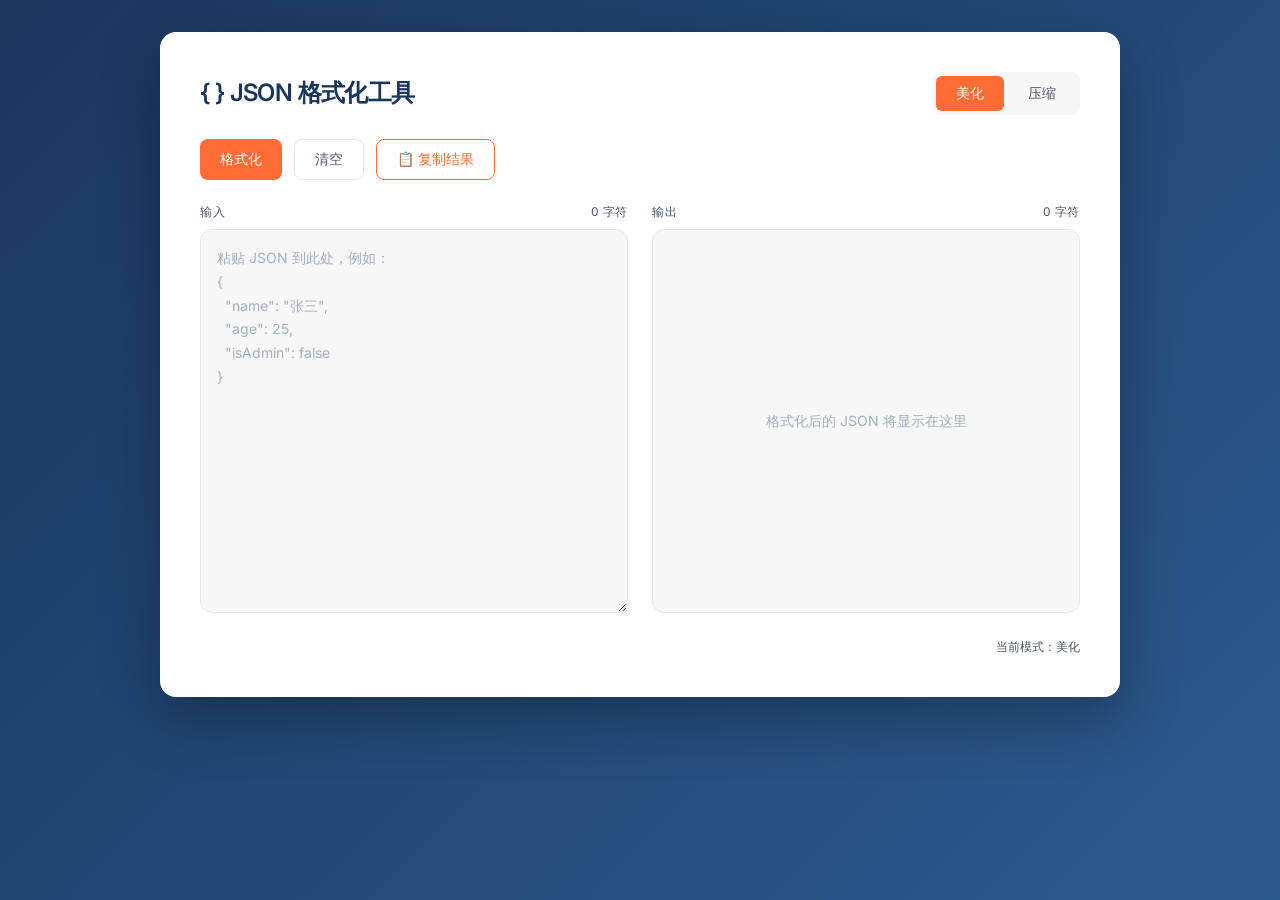
<file: tool/json-formatter/index.html>
<!DOCTYPE html>
<html lang="zh-CN">
<head>
    <meta charset="UTF-8">
    <meta name="viewport" content="width=device-width, initial-scale=1.0">
    <title>JSON 格式化工具</title>
    <link rel="preconnect" href="https://fonts.googleapis.com">
    <link rel="preconnect" href="https://fonts.gstatic.com" crossorigin>
    <link href="https://fonts.googleapis.com/css2?family=Inter:wght@400;500;600;700&family=Fira+Code:wght@400;500&display=swap" rel="stylesheet">
    <style>
        * {
            margin: 0;
            padding: 0;
            box-sizing: border-box;
        }

        :root {
            --claw-orange: #FF6B35;
            --claw-orange-dark: #E55A2B;
            --claw-orange-light: #FFF0EB;
            --deep-blue: #1A365D;
            --warm-white: #FFFFFF;
            --terracotta: #D64045;
            --soft-gray: #F7F7F7;
            --medium-gray: #E2E8F0;
            --dark-gray: #4A5568;
            --success: #38A169;
            --error: #E53E3E;
            --error-bg: #FFF5F5;
            --info: #3182CE;
            --json-key: #0550AE;
            --json-string: #0A3069;
            --json-number: #CF222E;
            --json-boolean: #8250DF;
            --json-null: #6E7781;
            --json-bracket: #1A365D;
        }

        body {
            font-family: 'Inter', -apple-system, BlinkMacSystemFont, 'Segoe UI', Roboto, 'Helvetica Neue', Arial, sans-serif;
            background: linear-gradient(135deg, #1A365D 0%, #2D5A8E 100%);
            min-height: 100vh;
            display: flex;
            justify-content: center;
            align-items: flex-start;
            padding: 32px 20px;
        }

        .container {
            background: var(--warm-white);
            border-radius: 16px;
            box-shadow: 0 20px 60px rgba(0, 0, 0, 0.3);
            padding: 40px;
            max-width: 960px;
            width: 100%;
            display: flex;
            flex-direction: column;
            gap: 24px;
        }

        .header {
            display: flex;
            justify-content: space-between;
            align-items: center;
            flex-wrap: wrap;
            gap: 16px;
        }

        .header h1 {
            font-size: 24px;
            font-weight: 600;
            color: var(--deep-blue);
            letter-spacing: -0.025em;
            line-height: 1.2;
        }

        .mode-toggle {
            display: flex;
            background: var(--soft-gray);
            border-radius: 8px;
            padding: 4px;
            gap: 4px;
        }

        .mode-btn {
            padding: 8px 20px;
            border: none;
            border-radius: 6px;
            font-size: 14px;
            font-weight: 500;
            font-family: 'Inter', sans-serif;
            cursor: pointer;
            transition: all 0.2s;
            background: transparent;
            color: var(--dark-gray);
        }

        .mode-btn.active {
            background: var(--claw-orange);
            color: var(--warm-white);
        }

        .mode-btn:hover:not(.active) {
            background: var(--medium-gray);
        }

        .toolbar {
            display: flex;
            gap: 12px;
            flex-wrap: wrap;
        }

        .btn {
            display: inline-flex;
            align-items: center;
            gap: 6px;
            padding: 10px 20px;
            border: none;
            border-radius: 8px;
            font-size: 14px;
            font-weight: 500;
            font-family: 'Inter', sans-serif;
            cursor: pointer;
            transition: all 0.2s;
        }

        .btn-primary {
            background: var(--claw-orange);
            color: var(--warm-white);
        }

        .btn-primary:hover {
            background: var(--claw-orange-dark);
            transform: translateY(-1px);
            box-shadow: 0 4px 12px rgba(255, 107, 53, 0.3);
        }

        .btn-secondary {
            background: var(--warm-white);
            color: var(--claw-orange);
            border: 1.5px solid var(--claw-orange);
        }

        .btn-secondary:hover {
            background: var(--claw-orange-light);
        }

        .btn-outline {
            background: transparent;
            color: var(--dark-gray);
            border: 1.5px solid var(--medium-gray);
        }

        .btn-outline:hover {
            background: var(--soft-gray);
            border-color: var(--dark-gray);
        }

        .btn-success {
            background: var(--success);
            color: var(--warm-white);
        }

        .btn-success:hover {
            background: #2F8A4E;
            transform: translateY(-1px);
            box-shadow: 0 4px 12px rgba(56, 161, 105, 0.3);
        }

        .btn:active {
            transform: translateY(0);
        }

        .btn.copied {
            background: var(--success);
            color: var(--warm-white);
            border-color: var(--success);
        }

        .panels {
            display: grid;
            grid-template-columns: 1fr 1fr;
            gap: 24px;
            min-height: 400px;
        }

        .panel {
            display: flex;
            flex-direction: column;
            gap: 8px;
        }

        .panel-label {
            font-size: 12px;
            font-weight: 500;
            color: var(--dark-gray);
            text-transform: uppercase;
            letter-spacing: 0.05em;
            display: flex;
            justify-content: space-between;
            align-items: center;
        }

        .panel-label .char-count {
            font-weight: 400;
            text-transform: none;
        }

        .textarea-wrapper {
            flex: 1;
            position: relative;
        }

        textarea {
            width: 100%;
            height: 100%;
            min-height: 380px;
            padding: 16px;
            border: 1.5px solid var(--medium-gray);
            border-radius: 12px;
            font-family: 'Fira Code', 'Cascadia Code', 'JetBrains Mono', 'Consolas', monospace;
            font-size: 13px;
            line-height: 1.7;
            resize: vertical;
            transition: border-color 0.2s, box-shadow 0.2s;
            background: var(--soft-gray);
            color: var(--deep-blue);
            tab-size: 2;
        }

        textarea:focus {
            outline: none;
            border-color: var(--claw-orange);
            box-shadow: 0 0 0 3px rgba(255, 107, 53, 0.15);
            background: var(--warm-white);
        }

        textarea::placeholder {
            color: #A0AEC0;
            font-family: 'Inter', sans-serif;
            font-size: 14px;
        }

        .output-container {
            flex: 1;
            position: relative;
            min-height: 380px;
            border: 1.5px solid var(--medium-gray);
            border-radius: 12px;
            background: var(--soft-gray);
            overflow: auto;
        }

        .output-container.has-content {
            background: var(--warm-white);
        }

        .output-placeholder {
            position: absolute;
            inset: 0;
            display: flex;
            align-items: center;
            justify-content: center;
            color: #A0AEC0;
            font-size: 14px;
            font-family: 'Inter', sans-serif;
            pointer-events: none;
        }

        .output-container.has-content .output-placeholder {
            display: none;
        }

        pre#output {
            margin: 0;
            padding: 16px;
            font-family: 'Fira Code', 'Cascadia Code', 'JetBrains Mono', 'Consolas', monospace;
            font-size: 13px;
            line-height: 1.7;
            color: var(--deep-blue);
            white-space: pre;
            tab-size: 2;
            min-height: 100%;
        }

        .json-key {
            color: var(--json-key);
            font-weight: 500;
        }

        .json-string {
            color: var(--json-string);
        }

        .json-number {
            color: var(--json-number);
        }

        .json-boolean {
            color: var(--json-boolean);
        }

        .json-null {
            color: var(--json-null);
            font-style: italic;
        }

        .json-bracket {
            color: var(--json-bracket);
        }

        .json-colon {
            color: var(--json-bracket);
        }

        .error-box {
            background: var(--error-bg);
            border: 1px solid var(--error);
            border-left: 4px solid var(--error);
            padding: 12px 16px;
            border-radius: 8px;
            display: none;
            align-items: flex-start;
            gap: 10px;
            font-size: 14px;
            color: var(--error);
        }

        .error-box.show {
            display: flex;
        }

        .error-box .error-icon {
            font-size: 18px;
            flex-shrink: 0;
            line-height: 1.4;
        }

        .error-box .error-content {
            line-height: 1.5;
        }

        .error-box .error-position {
            font-weight: 600;
            display: block;
            margin-bottom: 2px;
        }

        .status-bar {
            display: flex;
            justify-content: space-between;
            align-items: center;
            font-size: 12px;
            color: var(--dark-gray);
            min-height: 20px;
        }

        .status-success {
            color: var(--success);
            font-weight: 500;
        }

        @media (max-width: 768px) {
            .panels {
                grid-template-columns: 1fr;
            }

            .container {
                padding: 24px;
            }

            .header {
                flex-direction: column;
                align-items: flex-start;
            }

            textarea,
            .output-container {
                min-height: 280px;
            }
        }
    </style>
</head>
<body>
    <div class="container">
        <div class="header">
            <h1>{ } JSON 格式化工具</h1>
            <div class="mode-toggle">
                <button class="mode-btn active" data-mode="beautify" onclick="setMode('beautify')">美化</button>
                <button class="mode-btn" data-mode="compress" onclick="setMode('compress')">压缩</button>
            </div>
        </div>

        <div class="toolbar">
            <button class="btn btn-primary" onclick="formatJSON()">格式化</button>
            <button class="btn btn-outline" onclick="clearAll()">清空</button>
            <button class="btn btn-secondary" onclick="copyResult()" id="copyBtn">📋 复制结果</button>
        </div>

        <div class="error-box" id="errorBox">
            <span class="error-icon">⚠️</span>
            <div class="error-content">
                <span class="error-position" id="errorPosition"></span>
                <span id="errorMessage"></span>
            </div>
        </div>

        <div class="panels">
            <div class="panel">
                <div class="panel-label">
                    <span>输入</span>
                    <span class="char-count" id="inputCount">0 字符</span>
                </div>
                <div class="textarea-wrapper">
                    <textarea id="input"
                        placeholder='粘贴 JSON 到此处，例如：
{
  "name": "张三",
  "age": 25,
  "isAdmin": false
}'
                        oninput="onInputChange()"></textarea>
                </div>
            </div>
            <div class="panel">
                <div class="panel-label">
                    <span>输出</span>
                    <span class="char-count" id="outputCount">0 字符</span>
                </div>
                <div class="output-container" id="outputContainer">
                    <div class="output-placeholder">格式化后的 JSON 将显示在这里</div>
                    <pre id="output"></pre>
                </div>
            </div>
        </div>

        <div class="status-bar">
            <span id="statusText"></span>
            <span id="modeLabel">当前模式：美化</span>
        </div>
    </div>

    <script>
        var currentMode = 'beautify';

        function setMode(mode) {
            currentMode = mode;
            document.querySelectorAll('.mode-btn').forEach(function(btn) {
                btn.classList.toggle('active', btn.dataset.mode === mode);
            });
            document.getElementById('modeLabel').textContent =
                '当前模式：' + (mode === 'beautify' ? '美化' : '压缩');
            formatJSON();
        }

        function onInputChange() {
            var input = document.getElementById('input');
            document.getElementById('inputCount').textContent = input.value.length + ' 字符';
        }

        function formatJSON() {
            var input = document.getElementById('input').value.trim();
            var output = document.getElementById('output');
            var outputContainer = document.getElementById('outputContainer');
            var errorBox = document.getElementById('errorBox');
            var errorPosition = document.getElementById('errorPosition');
            var errorMessage = document.getElementById('errorMessage');
            var statusText = document.getElementById('statusText');
            var outputCount = document.getElementById('outputCount');
            var inputCount = document.getElementById('inputCount');

            inputCount.textContent = input.length + ' 字符';

            var hideError = function() {
                errorBox.classList.remove('show');
                statusText.textContent = '';
                statusText.classList.remove('status-success');
            };

            if (!input) {
                output.textContent = '';
                outputContainer.classList.remove('has-content');
                outputCount.textContent = '0 字符';
                hideError();
                return;
            }

            var parsed;
            try {
                parsed = JSON.parse(input);
            } catch (e) {
                showParseError(e, input);
                output.textContent = '';
                outputContainer.classList.remove('has-content');
                outputCount.textContent = '0 字符';
                statusText.textContent = 'JSON 解析失败';
                statusText.classList.remove('status-success');
                return;
            }

            hideError();

            var formatted;
            try {
                formatted = currentMode === 'beautify'
                    ? JSON.stringify(parsed, null, 2)
                    : JSON.stringify(parsed);
            } catch (e) {
                formatted = currentMode === 'beautify'
                    ? JSON.stringify(parsed, null, 2)
                    : JSON.stringify(parsed);
            }

            output.innerHTML = highlightJSON(formatted);
            outputContainer.classList.add('has-content');
            outputCount.textContent = formatted.length + ' 字符';
            statusText.textContent = '✓ JSON 有效';
            statusText.classList.add('status-success');
        }

        function showParseError(e, input) {
            var errorBox = document.getElementById('errorBox');
            var errorPosition = document.getElementById('errorPosition');
            var errorMessage = document.getElementById('errorMessage');

            errorBox.classList.add('show');

            var msg = e.message;
            var posMatch = msg.match(/position\s+(\d+)/i);
            var lineMatch = msg.match(/line\s+(\d+)/i);
            var colMatch = msg.match(/column\s+(\d+)/i);

            if (posMatch) {
                var pos = parseInt(posMatch[1], 10);
                var line = findLineColumn(input, pos);
                errorPosition.textContent = '位置：第 ' + line.line + ' 行，第 ' + line.col + ' 列';
            } else if (lineMatch && colMatch) {
                errorPosition.textContent = '位置：第 ' + lineMatch[1] + ' 行，第 ' + colMatch[1] + ' 列';
            } else {
                var cleanedMsg = msg.replace(/in JSON at position \d+/i, '').trim();
                errorPosition.textContent = cleanedMsg || 'JSON 格式错误';
            }

            var friendlyMsg = getFriendlyErrorMessage(e.message);
            errorMessage.textContent = friendlyMsg;
        }

        function findLineColumn(text, position) {
            var line = 1;
            var col = 1;
            for (var i = 0; i < Math.min(position, text.length); i++) {
                if (text[i] === '\n') {
                    line++;
                    col = 1;
                } else {
                    col++;
                }
            }
            return { line: line, col: col };
        }

        function getFriendlyErrorMessage(msg) {
            var lower = msg.toLowerCase();
            if (lower.indexOf('unexpected token') !== -1 || lower.indexOf('unexpected end') !== -1) {
                var tokenMatch = msg.match(/Unexpected token [''](.+?)['']/i);
                if (tokenMatch) {
                    var token = tokenMatch[1];
                    if (token === '' || lower.indexOf('end of json') !== -1) {
                        return 'JSON 内容不完整，缺少闭合的括号或引号';
                    }
                    return '意外的字符 \'' + token + '\'，请检查 JSON 格式';
                }
                return '发现意外字符，请检查 JSON 格式是否正确';
            }
            if (lower.indexOf('unterminated string') !== -1) {
                return '字符串引号未闭合';
            }
            if (lower.indexOf('expected') !== -1) {
                return msg.replace(/in JSON at position \d+/i, '').trim();
            }
            return msg.replace(/in JSON at position \d+/i, '').trim();
        }

        function highlightJSON(jsonStr) {
            var html = '';
            var i = 0;
            var len = jsonStr.length;

            while (i < len) {
                var ch = jsonStr[i];

                if (ch === '"') {
                    var j = i + 1;
                    while (j < len) {
                        if (jsonStr[j] === '\\') { j += 2; continue; }
                        if (jsonStr[j] === '"') break;
                        j++;
                    }
                    var fullStr = jsonStr.substring(i, j + 1);
                    var isKey = isJSONKey(jsonStr, j + 1);
                    if (isKey) {
                        html += '<span class="json-key">' + escapeHTML(fullStr) + '</span>';
                    } else {
                        html += '<span class="json-string">' + escapeHTML(fullStr) + '</span>';
                    }
                    i = j + 1;
                    continue;
                }

                if (ch === '{' || ch === '}' || ch === '[' || ch === ']') {
                    html += '<span class="json-bracket">' + ch + '</span>';
                    i++;
                    continue;
                }

                if (ch === ':') {
                    html += '<span class="json-colon">:</span>';
                    i++;
                    if (i < len && jsonStr[i] === ' ') { html += ' '; i++; }
                    continue;
                }

                if ((ch >= '0' && ch <= '9') || ch === '-') {
                    var j = i;
                    while (j < len && /[0-9eE+\-.]/.test(jsonStr[j])) j++;
                    html += '<span class="json-number">' + escapeHTML(jsonStr.substring(i, j)) + '</span>';
                    i = j;
                    continue;
                }

                if (jsonStr.substring(i, i + 4) === 'true') {
                    html += '<span class="json-boolean">true</span>';
                    i += 4;
                    continue;
                }
                if (jsonStr.substring(i, i + 5) === 'false') {
                    html += '<span class="json-boolean">false</span>';
                    i += 5;
                    continue;
                }
                if (jsonStr.substring(i, i + 4) === 'null') {
                    html += '<span class="json-null">null</span>';
                    i += 4;
                    continue;
                }

                html += ch;
                i++;
            }

            return html;
        }

        function isJSONKey(str, startPos) {
            var i = startPos;
            var len = str.length;
            while (i < len && (str[i] === ' ' || str[i] === '\n' || str[i] === '\r' || str[i] === '\t')) {
                i++;
            }
            return i < len && str[i] === ':';
        }

        function escapeHTML(str) {
            var div = document.createElement('div');
            div.appendChild(document.createTextNode(str));
            return div.innerHTML;
        }

        function clearAll() {
            document.getElementById('input').value = '';
            document.getElementById('output').textContent = '';
            document.getElementById('outputContainer').classList.remove('has-content');
            document.getElementById('errorBox').classList.remove('show');
            document.getElementById('statusText').textContent = '';
            document.getElementById('statusText').classList.remove('status-success');
            document.getElementById('inputCount').textContent = '0 字符';
            document.getElementById('outputCount').textContent = '0 字符';
            document.getElementById('input').focus();
        }

        function copyResult() {
            var output = document.getElementById('output');
            var text = output.textContent || '';
            if (!text) return;

            var copyBtn = document.getElementById('copyBtn');

            if (navigator.clipboard && navigator.clipboard.writeText) {
                navigator.clipboard.writeText(text).then(function() {
                    showCopiedFeedback(copyBtn);
                }).catch(function() {
                    fallbackCopy(text, copyBtn);
                });
            } else {
                fallbackCopy(text, copyBtn);
            }
        }

        function fallbackCopy(text, copyBtn) {
            var textarea = document.createElement('textarea');
            textarea.value = text;
            textarea.style.position = 'fixed';
            textarea.style.left = '-9999px';
            textarea.style.top = '-9999px';
            document.body.appendChild(textarea);
            textarea.focus();
            textarea.select();
            try {
                document.execCommand('copy');
                showCopiedFeedback(copyBtn);
            } catch (e) {
                copyBtn.textContent = '❌ 复制失败';
                setTimeout(function() {
                    copyBtn.textContent = '📋 复制结果';
                }, 2000);
            }
            document.body.removeChild(textarea);
        }

        function showCopiedFeedback(btn) {
            var originalText = btn.textContent;
            btn.textContent = '✅ 已复制';
            btn.classList.add('copied');
            setTimeout(function() {
                btn.textContent = originalText;
                btn.classList.remove('copied');
            }, 2000);
        }

        document.addEventListener('keydown', function(e) {
            if ((e.ctrlKey || e.metaKey) && e.key === 'Enter') {
                e.preventDefault();
                formatJSON();
            }
        });
    </script>
</body>
</html>
</file>
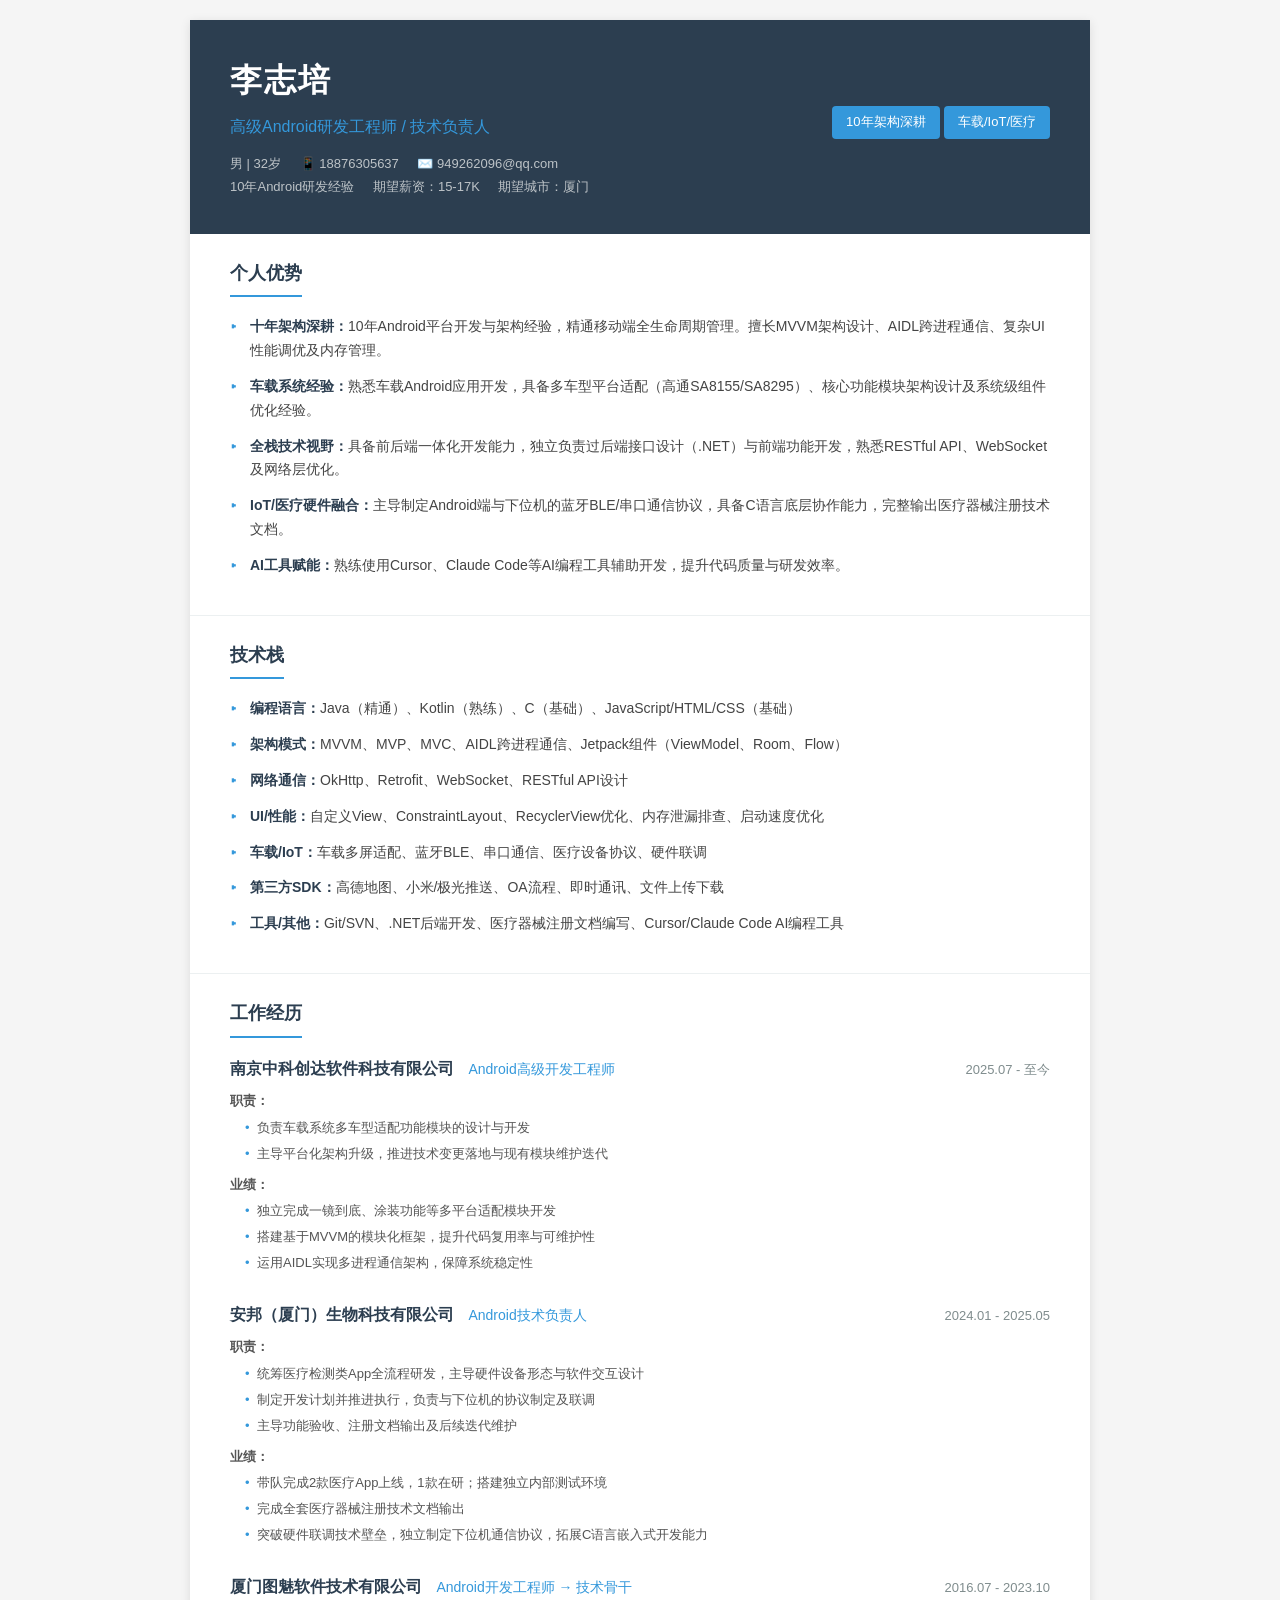
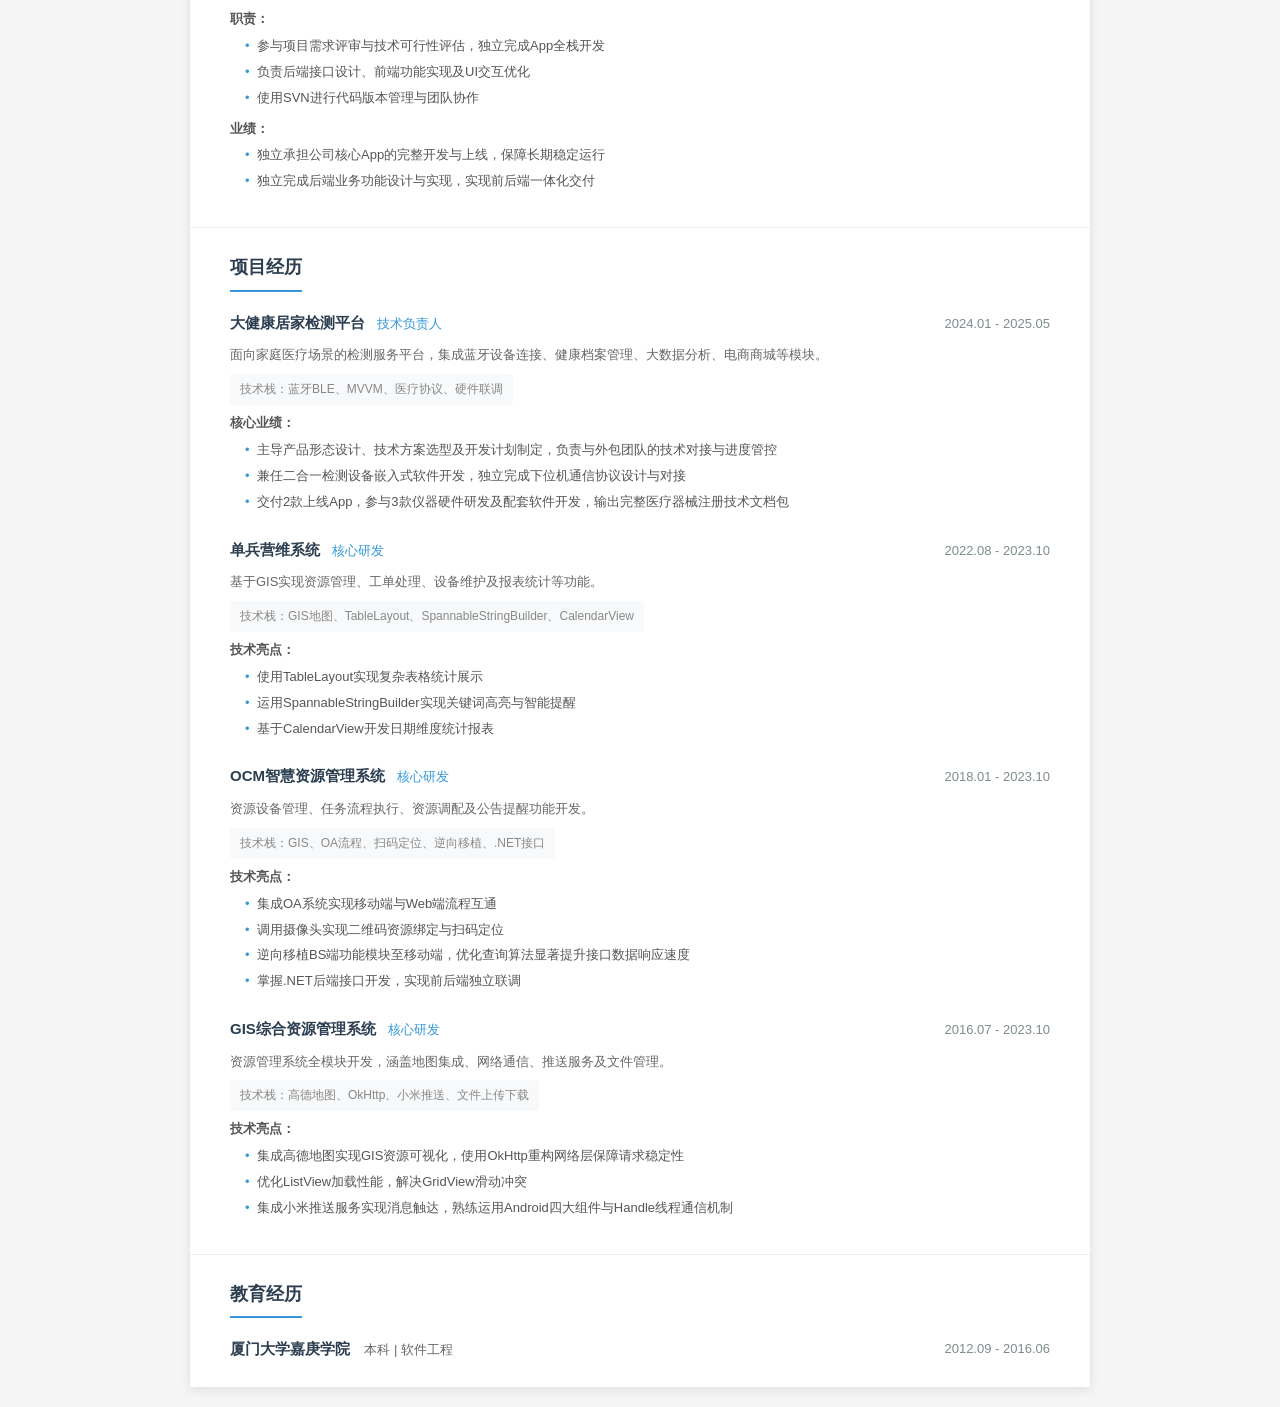
<file: recovery/jianli.html>
<!DOCTYPE html>
<html lang="zh-CN">
<head>
    <meta charset="UTF-8">
    <meta name="viewport" content="width=device-width, initial-scale=1.0">
    <title>李志培 - 高级Android研发工程师简历</title>
    <style>
        * {
            margin: 0;
            padding: 0;
            box-sizing: border-box;
        }

        body {
            font-family: 'Segoe UI', 'PingFang SC', 'Microsoft YaHei', sans-serif;
            background: #f5f5f5;
            color: #333;
            line-height: 1.6;
        }

        .resume-container {
            max-width: 900px;
            margin: 20px auto;
            background: #fff;
            box-shadow: 0 2px 10px rgba(0,0,0,0.1);
        }

        /* Header */
        .header {
            background: #2c3e50;
            color: #fff;
            padding: 35px 40px;
            display: flex;
            justify-content: space-between;
            align-items: center;
        }

        .header-left h1 {
            font-size: 32px;
            font-weight: 600;
            margin-bottom: 8px;
            letter-spacing: 2px;
        }

        .header-left .title {
            font-size: 16px;
            color: #3498db;
            font-weight: 500;
            margin-bottom: 12px;
        }

        .header-info {
            font-size: 13px;
            color: #bdc3c7;
            line-height: 1.8;
        }

        .header-info span {
            margin-right: 15px;
        }

        .header-right {
            text-align: right;
        }

        .header-right .highlight {
            background: #3498db;
            padding: 6px 14px;
            border-radius: 4px;
            font-size: 13px;
            font-weight: 500;
            display: inline-block;
            margin-bottom: 8px;
        }

        /* Sections */
        .section {
            padding: 25px 40px;
            border-bottom: 1px solid #ecf0f1;
        }

        .section:last-child {
            border-bottom: none;
        }

        .section-title {
            font-size: 18px;
            color: #2c3e50;
            font-weight: 600;
            margin-bottom: 18px;
            padding-bottom: 8px;
            border-bottom: 2px solid #3498db;
            display: inline-block;
        }

        /* Personal Advantages */
        .advantage-list {
            list-style: none;
        }

        .advantage-list li {
            position: relative;
            padding-left: 20px;
            margin-bottom: 12px;
            font-size: 14px;
            color: #444;
            line-height: 1.7;
        }

        .advantage-list li::before {
            content: '▸';
            position: absolute;
            left: 0;
            color: #3498db;
            font-weight: bold;
        }

        .advantage-list li strong {
            color: #2c3e50;
        }

        /* Tech Stack */
        .tech-list {
            list-style: none;
        }

        .tech-list li {
            position: relative;
            padding-left: 20px;
            margin-bottom: 12px;
            font-size: 14px;
            color: #444;
            line-height: 1.7;
        }

        .tech-list li::before {
            content: '▸';
            position: absolute;
            left: 0;
            color: #3498db;
            font-weight: bold;
        }

        .tech-list li strong {
            color: #2c3e50;
        }

        /* Work Experience */
        .job {
            margin-bottom: 28px;
        }

        .job:last-child {
            margin-bottom: 0;
        }

        .job-header {
            display: flex;
            justify-content: space-between;
            align-items: baseline;
            margin-bottom: 10px;
        }

        .job-company {
            font-size: 16px;
            font-weight: 600;
            color: #2c3e50;
        }

        .job-title {
            font-size: 14px;
            color: #3498db;
            margin-left: 10px;
        }

        .job-date {
            font-size: 13px;
            color: #7f8c8d;
        }

        .job-section {
            margin-bottom: 10px;
        }

        .job-section-title {
            font-size: 13px;
            font-weight: 600;
            color: #555;
            margin-bottom: 6px;
        }

        .job-list {
            list-style: none;
            padding-left: 15px;
        }

        .job-list li {
            font-size: 13px;
            color: #555;
            margin-bottom: 5px;
            position: relative;
            padding-left: 12px;
            line-height: 1.6;
        }

        .job-list li::before {
            content: '•';
            position: absolute;
            left: 0;
            color: #3498db;
        }

        /* Projects */
        .project {
            margin-bottom: 24px;
        }

        .project:last-child {
            margin-bottom: 0;
        }

        .project-header {
            display: flex;
            justify-content: space-between;
            align-items: baseline;
            margin-bottom: 10px;
        }

        .project-name {
            font-size: 15px;
            font-weight: 600;
            color: #2c3e50;
        }

        .project-role {
            font-size: 13px;
            color: #3498db;
            margin-left: 8px;
        }

        .project-date {
            font-size: 13px;
            color: #7f8c8d;
        }

        .project-desc {
            font-size: 13px;
            color: #666;
            margin-bottom: 8px;
            line-height: 1.6;
        }

        .project-tech {
            font-size: 12px;
            color: #888;
            background: #f8f9fa;
            padding: 6px 10px;
            border-radius: 3px;
            margin-bottom: 8px;
            display: inline-block;
        }

        /* Education */
        .edu-item {
            display: flex;
            justify-content: space-between;
            align-items: center;
        }

        .edu-school {
            font-size: 15px;
            font-weight: 600;
            color: #2c3e50;
        }

        .edu-detail {
            font-size: 13px;
            color: #666;
            margin-left: 10px;
        }

        .edu-date {
            font-size: 13px;
            color: #7f8c8d;
        }

        /* Print styles */
        @media print {
            body {
                background: #fff;
            }
            .resume-container {
                box-shadow: none;
                margin: 0;
            }
        }
    </style>
<base target="_blank">
</head>
<body>
    <div class="resume-container">
        <!-- Header -->
        <div class="header">
            <div class="header-left">
                <h1>李志培</h1>
                <div class="title">高级Android研发工程师 / 技术负责人</div>
                <div class="header-info">
                    <span>男 | 32岁</span>
                    <span>📱 18876305637</span>
                    <span>✉️ 949262096@qq.com</span><br>
                    <span>10年Android研发经验</span>
                    <span>期望薪资：15-17K</span>
                    <span>期望城市：厦门</span>
                </div>
            </div>
            <div class="header-right">
                <div class="highlight">10年架构深耕</div>
                <div class="highlight">车载/IoT/医疗</div>
            </div>
        </div>

        <!-- Personal Advantages -->
        <div class="section">
            <div class="section-title">个人优势</div>
            <ul class="advantage-list">
                <li><strong>十年架构深耕：</strong>10年Android平台开发与架构经验，精通移动端全生命周期管理。擅长MVVM架构设计、AIDL跨进程通信、复杂UI性能调优及内存管理。</li>
                <li><strong>车载系统经验：</strong>熟悉车载Android应用开发，具备多车型平台适配（高通SA8155/SA8295）、核心功能模块架构设计及系统级组件优化经验。</li>
                <li><strong>全栈技术视野：</strong>具备前后端一体化开发能力，独立负责过后端接口设计（.NET）与前端功能开发，熟悉RESTful API、WebSocket及网络层优化。</li>
                <li><strong>IoT/医疗硬件融合：</strong>主导制定Android端与下位机的蓝牙BLE/串口通信协议，具备C语言底层协作能力，完整输出医疗器械注册技术文档。</li>
                <li><strong>AI工具赋能：</strong>熟练使用Cursor、Claude Code等AI编程工具辅助开发，提升代码质量与研发效率。</li>
            </ul>
        </div>

        <!-- Tech Stack -->
        <div class="section">
            <div class="section-title">技术栈</div>
            <ul class="tech-list">
                <li><strong>编程语言：</strong>Java（精通）、Kotlin（熟练）、C（基础）、JavaScript/HTML/CSS（基础）</li>
                <li><strong>架构模式：</strong>MVVM、MVP、MVC、AIDL跨进程通信、Jetpack组件（ViewModel、Room、Flow）</li>
                <li><strong>网络通信：</strong>OkHttp、Retrofit、WebSocket、RESTful API设计</li>
                <li><strong>UI/性能：</strong>自定义View、ConstraintLayout、RecyclerView优化、内存泄漏排查、启动速度优化</li>
                <li><strong>车载/IoT：</strong>车载多屏适配、蓝牙BLE、串口通信、医疗设备协议、硬件联调</li>
                <li><strong>第三方SDK：</strong>高德地图、小米/极光推送、OA流程、即时通讯、文件上传下载</li>
                <li><strong>工具/其他：</strong>Git/SVN、.NET后端开发、医疗器械注册文档编写、Cursor/Claude Code AI编程工具</li>
            </ul>
        </div>

        <!-- Work Experience -->
        <div class="section">
            <div class="section-title">工作经历</div>

            <div class="job">
                <div class="job-header">
                    <div>
                        <span class="job-company">南京中科创达软件科技有限公司</span>
                        <span class="job-title">Android高级开发工程师</span>
                    </div>
                    <span class="job-date">2025.07 - 至今</span>
                </div>
                <div class="job-section">
                    <div class="job-section-title">职责：</div>
                    <ul class="job-list">
                        <li>负责车载系统多车型适配功能模块的设计与开发</li>
                        <li>主导平台化架构升级，推进技术变更落地与现有模块维护迭代</li>
                    </ul>
                </div>
                <div class="job-section">
                    <div class="job-section-title">业绩：</div>
                    <ul class="job-list">
                        <li>独立完成一镜到底、涂装功能等多平台适配模块开发</li>
                        <li>搭建基于MVVM的模块化框架，提升代码复用率与可维护性</li>
                        <li>运用AIDL实现多进程通信架构，保障系统稳定性</li>
                    </ul>
                </div>
            </div>

            <div class="job">
                <div class="job-header">
                    <div>
                        <span class="job-company">安邦（厦门）生物科技有限公司</span>
                        <span class="job-title">Android技术负责人</span>
                    </div>
                    <span class="job-date">2024.01 - 2025.05</span>
                </div>
                <div class="job-section">
                    <div class="job-section-title">职责：</div>
                    <ul class="job-list">
                        <li>统筹医疗检测类App全流程研发，主导硬件设备形态与软件交互设计</li>
                        <li>制定开发计划并推进执行，负责与下位机的协议制定及联调</li>
                        <li>主导功能验收、注册文档输出及后续迭代维护</li>
                    </ul>
                </div>
                <div class="job-section">
                    <div class="job-section-title">业绩：</div>
                    <ul class="job-list">
                        <li>带队完成2款医疗App上线，1款在研；搭建独立内部测试环境</li>
                        <li>完成全套医疗器械注册技术文档输出</li>
                        <li>突破硬件联调技术壁垒，独立制定下位机通信协议，拓展C语言嵌入式开发能力</li>
                    </ul>
                </div>
            </div>

            <div class="job">
                <div class="job-header">
                    <div>
                        <span class="job-company">厦门图魅软件技术有限公司</span>
                        <span class="job-title">Android开发工程师 → 技术骨干</span>
                    </div>
                    <span class="job-date">2016.07 - 2023.10</span>
                </div>
                <div class="job-section">
                    <div class="job-section-title">职责：</div>
                    <ul class="job-list">
                        <li>参与项目需求评审与技术可行性评估，独立完成App全栈开发</li>
                        <li>负责后端接口设计、前端功能实现及UI交互优化</li>
                        <li>使用SVN进行代码版本管理与团队协作</li>
                    </ul>
                </div>
                <div class="job-section">
                    <div class="job-section-title">业绩：</div>
                    <ul class="job-list">
                        <li>独立承担公司核心App的完整开发与上线，保障长期稳定运行</li>
                        <li>独立完成后端业务功能设计与实现，实现前后端一体化交付</li>
                    </ul>
                </div>
            </div>
        </div>

        <!-- Project Experience -->
        <div class="section">
            <div class="section-title">项目经历</div>

            <div class="project">
                <div class="project-header">
                    <div>
                        <span class="project-name">大健康居家检测平台</span>
                        <span class="project-role">技术负责人</span>
                    </div>
                    <span class="project-date">2024.01 - 2025.05</span>
                </div>
                <div class="project-desc">
                    面向家庭医疗场景的检测服务平台，集成蓝牙设备连接、健康档案管理、大数据分析、电商商城等模块。
                </div>
                <div class="project-tech">技术栈：蓝牙BLE、MVVM、医疗协议、硬件联调</div>
                <div class="job-section">
                    <div class="job-section-title">核心业绩：</div>
                    <ul class="job-list">
                        <li>主导产品形态设计、技术方案选型及开发计划制定，负责与外包团队的技术对接与进度管控</li>
                        <li>兼任二合一检测设备嵌入式软件开发，独立完成下位机通信协议设计与对接</li>
                        <li>交付2款上线App，参与3款仪器硬件研发及配套软件开发，输出完整医疗器械注册技术文档包</li>
                    </ul>
                </div>
            </div>

            <div class="project">
                <div class="project-header">
                    <div>
                        <span class="project-name">单兵营维系统</span>
                        <span class="project-role">核心研发</span>
                    </div>
                    <span class="project-date">2022.08 - 2023.10</span>
                </div>
                <div class="project-desc">
                    基于GIS实现资源管理、工单处理、设备维护及报表统计等功能。
                </div>
                <div class="project-tech">技术栈：GIS地图、TableLayout、SpannableStringBuilder、CalendarView</div>
                <div class="job-section">
                    <div class="job-section-title">技术亮点：</div>
                    <ul class="job-list">
                        <li>使用TableLayout实现复杂表格统计展示</li>
                        <li>运用SpannableStringBuilder实现关键词高亮与智能提醒</li>
                        <li>基于CalendarView开发日期维度统计报表</li>
                    </ul>
                </div>
            </div>

            <div class="project">
                <div class="project-header">
                    <div>
                        <span class="project-name">OCM智慧资源管理系统</span>
                        <span class="project-role">核心研发</span>
                    </div>
                    <span class="project-date">2018.01 - 2023.10</span>
                </div>
                <div class="project-desc">
                    资源设备管理、任务流程执行、资源调配及公告提醒功能开发。
                </div>
                <div class="project-tech">技术栈：GIS、OA流程、扫码定位、逆向移植、.NET接口</div>
                <div class="job-section">
                    <div class="job-section-title">技术亮点：</div>
                    <ul class="job-list">
                        <li>集成OA系统实现移动端与Web端流程互通</li>
                        <li>调用摄像头实现二维码资源绑定与扫码定位</li>
                        <li>逆向移植BS端功能模块至移动端，优化查询算法显著提升接口数据响应速度</li>
                        <li>掌握.NET后端接口开发，实现前后端独立联调</li>
                    </ul>
                </div>
            </div>

            <div class="project">
                <div class="project-header">
                    <div>
                        <span class="project-name">GIS综合资源管理系统</span>
                        <span class="project-role">核心研发</span>
                    </div>
                    <span class="project-date">2016.07 - 2023.10</span>
                </div>
                <div class="project-desc">
                    资源管理系统全模块开发，涵盖地图集成、网络通信、推送服务及文件管理。
                </div>
                <div class="project-tech">技术栈：高德地图、OkHttp、小米推送、文件上传下载</div>
                <div class="job-section">
                    <div class="job-section-title">技术亮点：</div>
                    <ul class="job-list">
                        <li>集成高德地图实现GIS资源可视化，使用OkHttp重构网络层保障请求稳定性</li>
                        <li>优化ListView加载性能，解决GridView滑动冲突</li>
                        <li>集成小米推送服务实现消息触达，熟练运用Android四大组件与Handle线程通信机制</li>
                    </ul>
                </div>
            </div>
        </div>

        <!-- Education -->
        <div class="section">
            <div class="section-title">教育经历</div>
            <div class="edu-item">
                <div>
                    <span class="edu-school">厦门大学嘉庚学院</span>
                    <span class="edu-detail">本科 | 软件工程</span>
                </div>
                <span class="edu-date">2012.09 - 2016.06</span>
            </div>
        </div>
    </div>
</body>
</html>
</file>
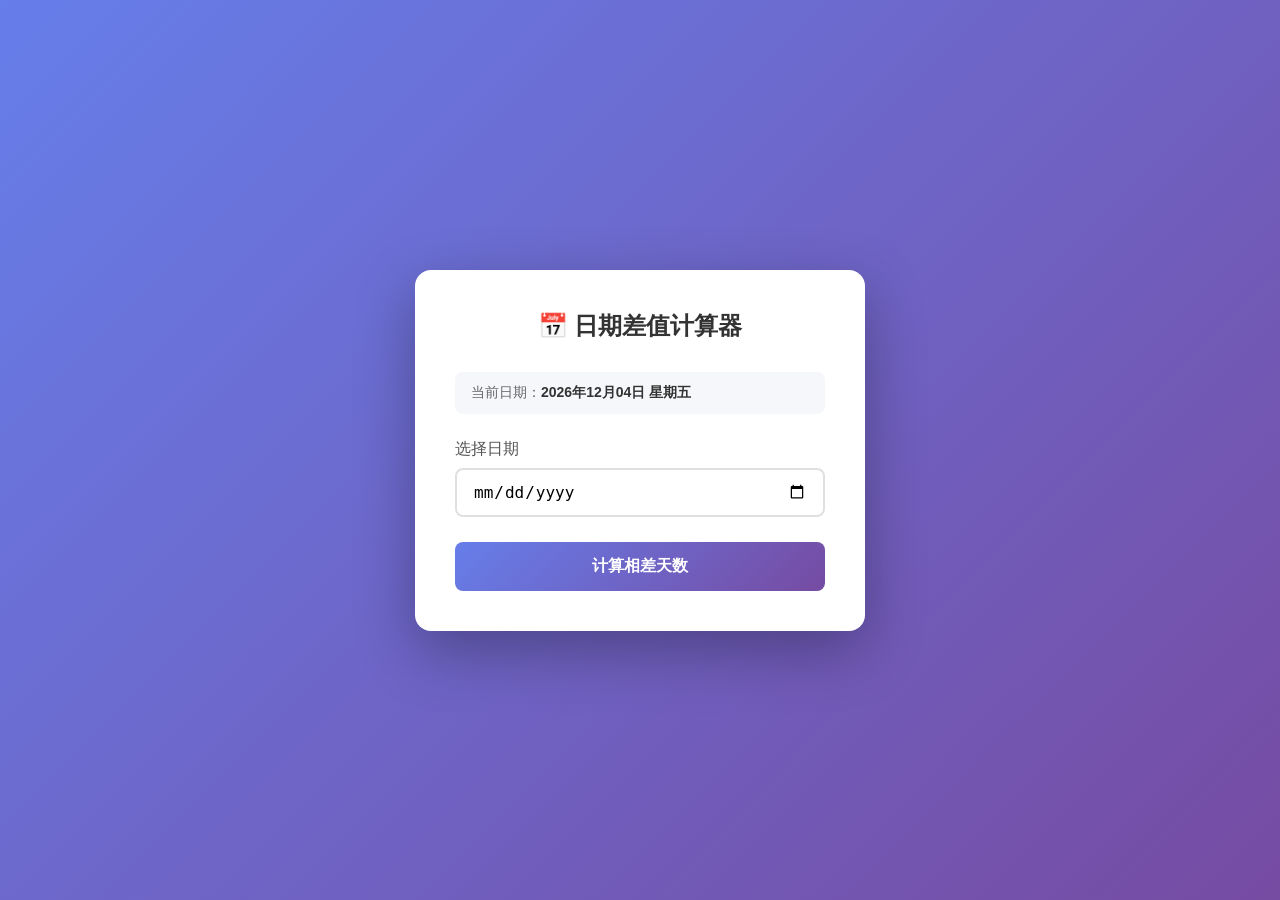
<file: tool/data-calculator/date-calculator.html>
<!DOCTYPE html>
<html lang="zh-CN">
<head>
    <meta charset="UTF-8">
    <meta name="viewport" content="width=device-width, initial-scale=1.0">
    <title>日期差值计算器</title>
    <style>
        * {
            margin: 0;
            padding: 0;
            box-sizing: border-box;
        }

        body {
            font-family: -apple-system, BlinkMacSystemFont, 'Segoe UI', Roboto, 'Helvetica Neue', Arial, sans-serif;
            background: linear-gradient(135deg, #667eea 0%, #764ba2 100%);
            min-height: 100vh;
            display: flex;
            justify-content: center;
            align-items: center;
            padding: 20px;
        }

        .container {
            background: white;
            border-radius: 16px;
            box-shadow: 0 20px 60px rgba(0, 0, 0, 0.3);
            padding: 40px;
            max-width: 450px;
            width: 100%;
        }

        h1 {
            text-align: center;
            color: #333;
            margin-bottom: 30px;
            font-size: 24px;
        }

        .input-group {
            margin-bottom: 25px;
        }

        label {
            display: block;
            margin-bottom: 8px;
            color: #555;
            font-weight: 500;
        }

        input[type="date"] {
            width: 100%;
            padding: 12px 16px;
            border: 2px solid #e0e0e0;
            border-radius: 8px;
            font-size: 16px;
            transition: border-color 0.3s;
        }

        input[type="date"]:focus {
            outline: none;
            border-color: #667eea;
        }

        .current-date {
            background: #f5f7fa;
            padding: 12px 16px;
            border-radius: 8px;
            color: #666;
            font-size: 14px;
            margin-bottom: 25px;
        }

        .current-date strong {
            color: #333;
        }

        button {
            width: 100%;
            padding: 14px;
            background: linear-gradient(135deg, #667eea 0%, #764ba2 100%);
            color: white;
            border: none;
            border-radius: 8px;
            font-size: 16px;
            font-weight: 600;
            cursor: pointer;
            transition: transform 0.2s, box-shadow 0.2s;
        }

        button:hover {
            transform: translateY(-2px);
            box-shadow: 0 8px 20px rgba(102, 126, 234, 0.4);
        }

        button:active {
            transform: translateY(0);
        }

        .result {
            margin-top: 30px;
            padding: 20px;
            border-radius: 8px;
            text-align: center;
            display: none;
        }

        .result.show {
            display: block;
        }

        .result.days {
            background: #e8f5e9;
            border: 1px solid #4caf50;
        }

        .result.days-negative {
            background: #ffebee;
            border: 1px solid #f44336;
        }

        .result-number {
            font-size: 48px;
            font-weight: 700;
            margin-bottom: 10px;
        }

        .result.days .result-number {
            color: #4caf50;
        }

        .result.days-negative .result-number {
            color: #f44336;
        }

        .result-text {
            color: #666;
            font-size: 16px;
            line-height: 1.5;
        }

        .error {
            background: #ffebee;
            border: 1px solid #f44336;
            color: #c62828;
            padding: 12px;
            border-radius: 8px;
            margin-top: 20px;
            display: none;
        }

        .error.show {
            display: block;
        }
    </style>
</head>
<body>
    <div class="container">
        <h1>📅 日期差值计算器</h1>
        
        <div class="current-date">
            当前日期：<strong id="currentDateDisplay"></strong>
        </div>

        <div class="input-group">
            <label for="targetDate">选择日期</label>
            <input type="date" id="targetDate" />
        </div>

        <button onclick="calculateDays()">计算相差天数</button>

        <div class="error" id="error"></div>

        <div class="result" id="result">
            <div class="result-number" id="resultNumber"></div>
            <div class="result-text" id="resultText"></div>
        </div>
    </div>

    <script>
        // 显示当前日期
        function displayCurrentDate() {
            const now = new Date();
            const year = now.getFullYear();
            const month = String(now.getMonth() + 1).padStart(2, '0');
            const day = String(now.getDate()).padStart(2, '0');
            const weekDays = ['星期日', '星期一', '星期二', '星期三', '星期四', '星期五', '星期六'];
            const weekDay = weekDays[now.getDay()];
            
            document.getElementById('currentDateDisplay').textContent = 
                `${year}年${month}月${day}日 ${weekDay}`;
        }

        // 计算相差天数
        function calculateDays() {
            const targetDateInput = document.getElementById('targetDate').value;
            const resultDiv = document.getElementById('result');
            const resultNumber = document.getElementById('resultNumber');
            const resultText = document.getElementById('resultText');
            const errorDiv = document.getElementById('error');

            // 重置状态
            resultDiv.classList.remove('show', 'days', 'days-negative');
            errorDiv.classList.remove('show');

            // 验证输入
            if (!targetDateInput) {
                errorDiv.textContent = '❌ 请选择一个日期';
                errorDiv.classList.add('show');
                return;
            }

            const targetDate = new Date(targetDateInput);
            const currentDate = new Date();
            
            // 重置时间为零点，确保只计算日期差
            targetDate.setHours(0, 0, 0, 0);
            currentDate.setHours(0, 0, 0, 0);

            // 计算毫秒差
            const diffTime = targetDate.getTime() - currentDate.getTime();
            // 转换为天数
            const diffDays = Math.floor(diffTime / (1000 * 60 * 60 * 24));

            // 显示结果
            resultDiv.classList.add('show');
            
            if (diffDays >= 0) {
                resultDiv.classList.add('days');
                resultNumber.textContent = diffDays;
                if (diffDays === 0) {
                    resultText.textContent = '输入的日期就是今天！';
                } else if (diffDays === 1) {
                    resultText.textContent = '输入的日期是明天';
                } else {
                    resultText.textContent = `距离今天还有 ${diffDays} 天`;
                }
            } else {
                resultDiv.classList.add('days-negative');
                resultNumber.textContent = Math.abs(diffDays);
                if (diffDays === -1) {
                    resultText.textContent = '输入的日期是昨天';
                } else {
                    resultText.textContent = `距离今天已经过去 ${Math.abs(diffDays)} 天`;
                }
            }
        }

        // 页面加载时显示当前日期
        displayCurrentDate();

        // 支持按 Enter 键计算
        document.getElementById('targetDate').addEventListener('keypress', function(e) {
            if (e.key === 'Enter') {
                calculateDays();
            }
        });
    </script>
</body>
</html>
</file>
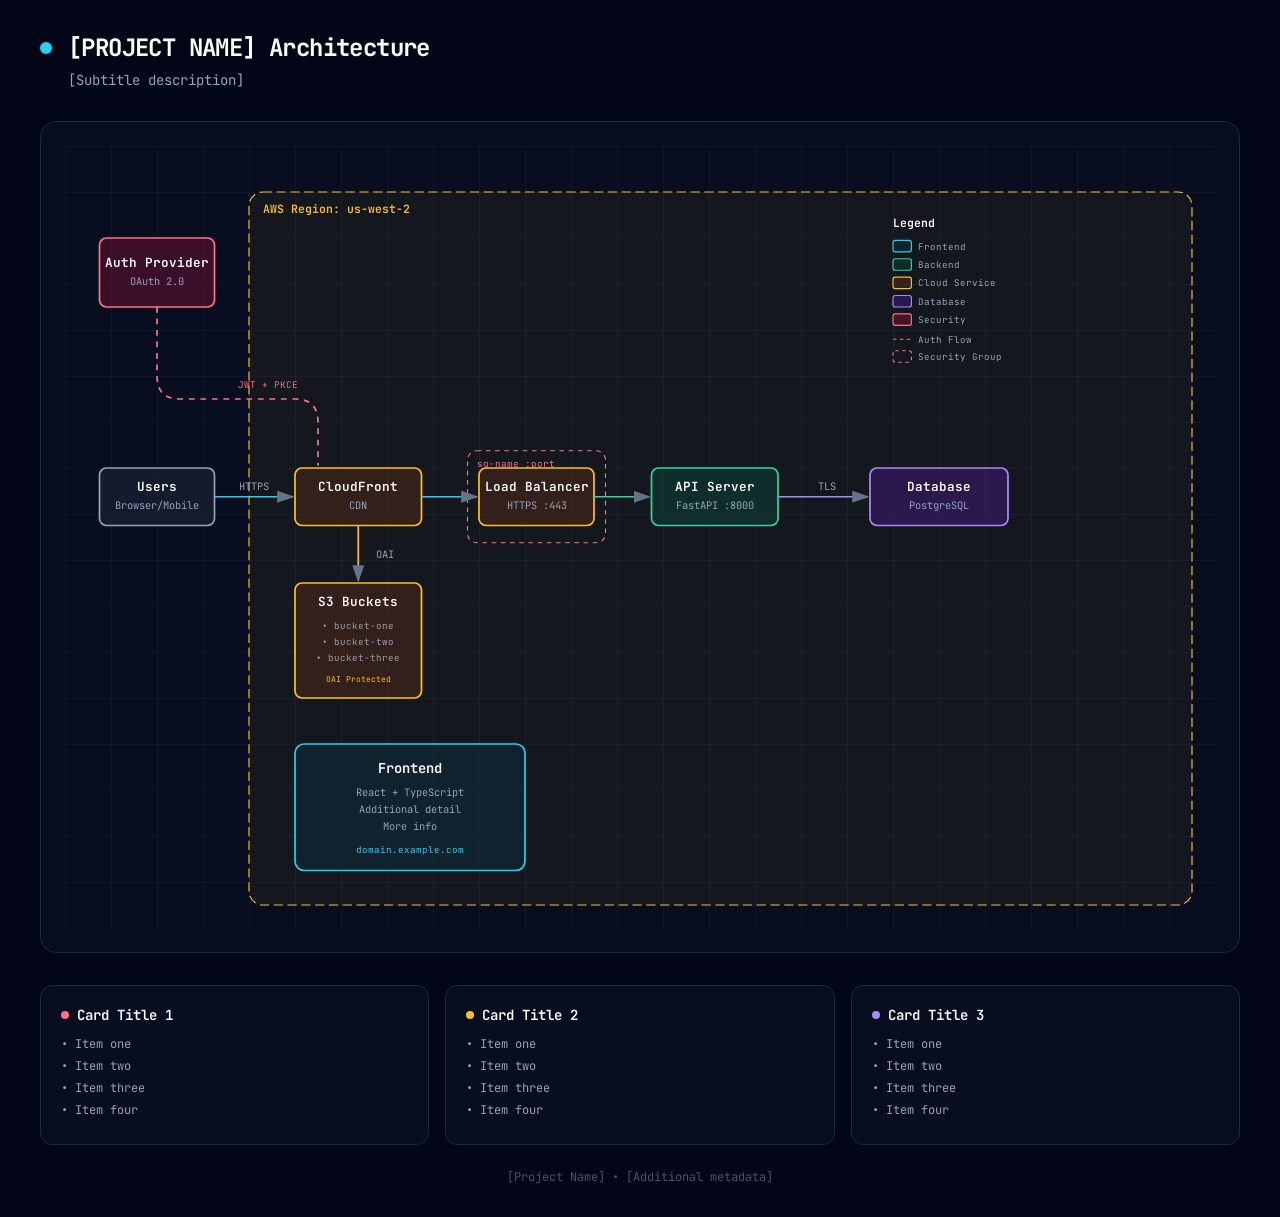
<file: hermes-config/skills/creative/architecture-diagram/templates/template.html>
<!DOCTYPE html>
<html lang="en">
<head>
  <meta charset="UTF-8">
  <meta name="viewport" content="width=device-width, initial-scale=1.0">
  <title>[PROJECT NAME] Architecture Diagram</title>
  <link href="https://fonts.googleapis.com/css2?family=JetBrains+Mono:wght@400;500;600;700&display=swap" rel="stylesheet">
  <style>
    * {
      margin: 0;
      padding: 0;
      box-sizing: border-box;
    }
    
    body {
      font-family: 'JetBrains Mono', monospace;
      background: #020617;
      min-height: 100vh;
      padding: 2rem;
      color: white;
    }
    
    .container {
      max-width: 1200px;
      margin: 0 auto;
    }
    
    .header {
      margin-bottom: 2rem;
    }
    
    .header-row {
      display: flex;
      align-items: center;
      gap: 1rem;
      margin-bottom: 0.5rem;
    }
    
    .pulse-dot {
      width: 12px;
      height: 12px;
      background: #22d3ee;
      border-radius: 50%;
      animation: pulse 2s infinite;
    }
    
    @keyframes pulse {
      0%, 100% { opacity: 1; }
      50% { opacity: 0.5; }
    }
    
    h1 {
      font-size: 1.5rem;
      font-weight: 700;
      letter-spacing: -0.025em;
    }
    
    .subtitle {
      color: #94a3b8;
      font-size: 0.875rem;
      margin-left: 1.75rem;
    }
    
    .diagram-container {
      background: rgba(15, 23, 42, 0.5);
      border-radius: 1rem;
      border: 1px solid #1e293b;
      padding: 1.5rem;
      overflow-x: auto;
    }
    
    svg {
      width: 100%;
      min-width: 900px;
      display: block;
    }
    
    .cards {
      display: grid;
      grid-template-columns: repeat(auto-fit, minmax(280px, 1fr));
      gap: 1rem;
      margin-top: 2rem;
    }
    
    .card {
      background: rgba(15, 23, 42, 0.5);
      border-radius: 0.75rem;
      border: 1px solid #1e293b;
      padding: 1.25rem;
    }
    
    .card-header {
      display: flex;
      align-items: center;
      gap: 0.5rem;
      margin-bottom: 0.75rem;
    }
    
    .card-dot {
      width: 8px;
      height: 8px;
      border-radius: 50%;
    }
    
    .card-dot.cyan { background: #22d3ee; }
    .card-dot.emerald { background: #34d399; }
    .card-dot.violet { background: #a78bfa; }
    .card-dot.amber { background: #fbbf24; }
    .card-dot.rose { background: #fb7185; }
    
    .card h3 {
      font-size: 0.875rem;
      font-weight: 600;
    }
    
    .card ul {
      list-style: none;
      color: #94a3b8;
      font-size: 0.75rem;
    }
    
    .card li {
      margin-bottom: 0.375rem;
    }
    
    .footer {
      text-align: center;
      margin-top: 1.5rem;
      color: #475569;
      font-size: 0.75rem;
    }
  </style>
</head>
<body>
  <div class="container">
    <!-- Header -->
    <div class="header">
      <div class="header-row">
        <div class="pulse-dot"></div>
        <h1>[PROJECT NAME] Architecture</h1>
      </div>
      <p class="subtitle">[Subtitle description]</p>
    </div>

    <!-- Main Diagram -->
    <div class="diagram-container">
      <svg viewBox="0 0 1000 680">
        <!-- Definitions -->
        <defs>
          <marker id="arrowhead" markerWidth="10" markerHeight="7" refX="9" refY="3.5" orient="auto">
            <polygon points="0 0, 10 3.5, 0 7" fill="#64748b" />
          </marker>
          <pattern id="grid" width="40" height="40" patternUnits="userSpaceOnUse">
            <path d="M 40 0 L 0 0 0 40" fill="none" stroke="#1e293b" stroke-width="0.5"/>
          </pattern>
        </defs>

        <!-- Background Grid -->
        <rect width="100%" height="100%" fill="url(#grid)" />

        <!-- =================================================================
             COMPONENT EXAMPLES - Copy and customize these patterns
             ================================================================= -->

        <!-- External/Generic Component -->
        <rect x="30" y="280" width="100" height="50" rx="6" fill="rgba(30, 41, 59, 0.5)" stroke="#94a3b8" stroke-width="1.5"/>
        <text x="80" y="300" fill="white" font-size="11" font-weight="600" text-anchor="middle">Users</text>
        <text x="80" y="316" fill="#94a3b8" font-size="9" text-anchor="middle">Browser/Mobile</text>

        <!-- Security Component -->
        <rect x="30" y="80" width="100" height="60" rx="6" fill="rgba(136, 19, 55, 0.4)" stroke="#fb7185" stroke-width="1.5"/>
        <text x="80" y="105" fill="white" font-size="11" font-weight="600" text-anchor="middle">Auth Provider</text>
        <text x="80" y="121" fill="#94a3b8" font-size="9" text-anchor="middle">OAuth 2.0</text>

        <!-- Region/Cloud Boundary -->
        <rect x="160" y="40" width="820" height="620" rx="12" fill="rgba(251, 191, 36, 0.05)" stroke="#fbbf24" stroke-width="1" stroke-dasharray="8,4"/>
        <text x="172" y="58" fill="#fbbf24" font-size="10" font-weight="600">AWS Region: us-west-2</text>

        <!-- AWS/Cloud Service -->
        <rect x="200" y="280" width="110" height="50" rx="6" fill="rgba(120, 53, 15, 0.3)" stroke="#fbbf24" stroke-width="1.5"/>
        <text x="255" y="300" fill="white" font-size="11" font-weight="600" text-anchor="middle">CloudFront</text>
        <text x="255" y="316" fill="#94a3b8" font-size="9" text-anchor="middle">CDN</text>

        <!-- Multi-line AWS Component (S3 Buckets example) -->
        <rect x="200" y="380" width="110" height="100" rx="6" fill="rgba(120, 53, 15, 0.3)" stroke="#fbbf24" stroke-width="1.5"/>
        <text x="255" y="400" fill="white" font-size="11" font-weight="600" text-anchor="middle">S3 Buckets</text>
        <text x="255" y="420" fill="#94a3b8" font-size="8" text-anchor="middle">• bucket-one</text>
        <text x="255" y="434" fill="#94a3b8" font-size="8" text-anchor="middle">• bucket-two</text>
        <text x="255" y="448" fill="#94a3b8" font-size="8" text-anchor="middle">• bucket-three</text>
        <text x="255" y="466" fill="#fbbf24" font-size="7" text-anchor="middle">OAI Protected</text>

        <!-- Security Group (dashed boundary) -->
        <rect x="350" y="265" width="120" height="80" rx="8" fill="transparent" stroke="#fb7185" stroke-width="1" stroke-dasharray="4,4"/>
        <text x="358" y="279" fill="#fb7185" font-size="8">sg-name :port</text>
        
        <!-- Component inside security group -->
        <rect x="360" y="280" width="100" height="50" rx="6" fill="rgba(120, 53, 15, 0.3)" stroke="#fbbf24" stroke-width="1.5"/>
        <text x="410" y="300" fill="white" font-size="11" font-weight="600" text-anchor="middle">Load Balancer</text>
        <text x="410" y="316" fill="#94a3b8" font-size="9" text-anchor="middle">HTTPS :443</text>

        <!-- Backend Component -->
        <rect x="510" y="280" width="110" height="50" rx="6" fill="rgba(6, 78, 59, 0.4)" stroke="#34d399" stroke-width="1.5"/>
        <text x="565" y="300" fill="white" font-size="11" font-weight="600" text-anchor="middle">API Server</text>
        <text x="565" y="316" fill="#94a3b8" font-size="9" text-anchor="middle">FastAPI :8000</text>

        <!-- Database Component -->
        <rect x="700" y="280" width="120" height="50" rx="6" fill="rgba(76, 29, 149, 0.4)" stroke="#a78bfa" stroke-width="1.5"/>
        <text x="760" y="300" fill="white" font-size="11" font-weight="600" text-anchor="middle">Database</text>
        <text x="760" y="316" fill="#94a3b8" font-size="9" text-anchor="middle">PostgreSQL</text>

        <!-- Frontend Component -->
        <rect x="200" y="520" width="200" height="110" rx="8" fill="rgba(8, 51, 68, 0.4)" stroke="#22d3ee" stroke-width="1.5"/>
        <text x="300" y="545" fill="white" font-size="12" font-weight="600" text-anchor="middle">Frontend</text>
        <text x="300" y="565" fill="#94a3b8" font-size="9" text-anchor="middle">React + TypeScript</text>
        <text x="300" y="580" fill="#94a3b8" font-size="9" text-anchor="middle">Additional detail</text>
        <text x="300" y="595" fill="#94a3b8" font-size="9" text-anchor="middle">More info</text>
        <text x="300" y="615" fill="#22d3ee" font-size="8" text-anchor="middle">domain.example.com</text>

        <!-- =================================================================
             ARROW EXAMPLES
             ================================================================= -->

        <!-- Standard arrow with label -->
        <line x1="130" y1="305" x2="198" y2="305" stroke="#22d3ee" stroke-width="1.5" marker-end="url(#arrowhead)"/>
        <text x="164" y="299" fill="#94a3b8" font-size="9" text-anchor="middle">HTTPS</text>
        
        <!-- Simple arrow (no label) -->
        <line x1="310" y1="305" x2="358" y2="305" stroke="#22d3ee" stroke-width="1.5" marker-end="url(#arrowhead)"/>
        
        <!-- Vertical arrow -->
        <line x1="255" y1="330" x2="255" y2="378" stroke="#fbbf24" stroke-width="1.5" marker-end="url(#arrowhead)"/>
        <text x="270" y="358" fill="#94a3b8" font-size="9">OAI</text>
        
        <!-- Dashed arrow (for auth/security flows) -->
        <line x1="460" y1="305" x2="508" y2="305" stroke="#34d399" stroke-width="1.5" marker-end="url(#arrowhead)"/>
        <line x1="620" y1="305" x2="698" y2="305" stroke="#a78bfa" stroke-width="1.5" marker-end="url(#arrowhead)"/>
        <text x="655" y="299" fill="#94a3b8" font-size="9">TLS</text>

        <!-- Curved path for auth flow -->
        <path d="M 80 140 L 80 200 Q 80 220 100 220 L 200 220 Q 220 220 220 240 L 220 278" fill="none" stroke="#fb7185" stroke-width="1.5" stroke-dasharray="5,5"/>
        <text x="150" y="210" fill="#fb7185" font-size="8">JWT + PKCE</text>

        <!-- =================================================================
             LEGEND
             ================================================================= -->
        <text x="720" y="70" fill="white" font-size="10" font-weight="600">Legend</text>
        
        <rect x="720" y="82" width="16" height="10" rx="2" fill="rgba(8, 51, 68, 0.4)" stroke="#22d3ee" stroke-width="1"/>
        <text x="742" y="90" fill="#94a3b8" font-size="8">Frontend</text>
        
        <rect x="720" y="98" width="16" height="10" rx="2" fill="rgba(6, 78, 59, 0.4)" stroke="#34d399" stroke-width="1"/>
        <text x="742" y="106" fill="#94a3b8" font-size="8">Backend</text>
        
        <rect x="720" y="114" width="16" height="10" rx="2" fill="rgba(120, 53, 15, 0.3)" stroke="#fbbf24" stroke-width="1"/>
        <text x="742" y="122" fill="#94a3b8" font-size="8">Cloud Service</text>
        
        <rect x="720" y="130" width="16" height="10" rx="2" fill="rgba(76, 29, 149, 0.4)" stroke="#a78bfa" stroke-width="1"/>
        <text x="742" y="138" fill="#94a3b8" font-size="8">Database</text>
        
        <rect x="720" y="146" width="16" height="10" rx="2" fill="rgba(136, 19, 55, 0.4)" stroke="#fb7185" stroke-width="1"/>
        <text x="742" y="154" fill="#94a3b8" font-size="8">Security</text>
        
        <line x1="720" y1="168" x2="736" y2="168" stroke="#fb7185" stroke-width="1" stroke-dasharray="3,3"/>
        <text x="742" y="171" fill="#94a3b8" font-size="8">Auth Flow</text>
        
        <rect x="720" y="178" width="16" height="10" rx="2" fill="transparent" stroke="#fb7185" stroke-width="1" stroke-dasharray="3,3"/>
        <text x="742" y="186" fill="#94a3b8" font-size="8">Security Group</text>
      </svg>
    </div>

    <!-- Info Cards -->
    <div class="cards">
      <div class="card">
        <div class="card-header">
          <div class="card-dot rose"></div>
          <h3>Card Title 1</h3>
        </div>
        <ul>
          <li>• Item one</li>
          <li>• Item two</li>
          <li>• Item three</li>
          <li>• Item four</li>
        </ul>
      </div>

      <div class="card">
        <div class="card-header">
          <div class="card-dot amber"></div>
          <h3>Card Title 2</h3>
        </div>
        <ul>
          <li>• Item one</li>
          <li>• Item two</li>
          <li>• Item three</li>
          <li>• Item four</li>
        </ul>
      </div>

      <div class="card">
        <div class="card-header">
          <div class="card-dot violet"></div>
          <h3>Card Title 3</h3>
        </div>
        <ul>
          <li>• Item one</li>
          <li>• Item two</li>
          <li>• Item three</li>
          <li>• Item four</li>
        </ul>
      </div>
    </div>

    <!-- Footer -->
    <p class="footer">
      [Project Name] • [Additional metadata]
    </p>
  </div>
</body>
</html>
</file>
